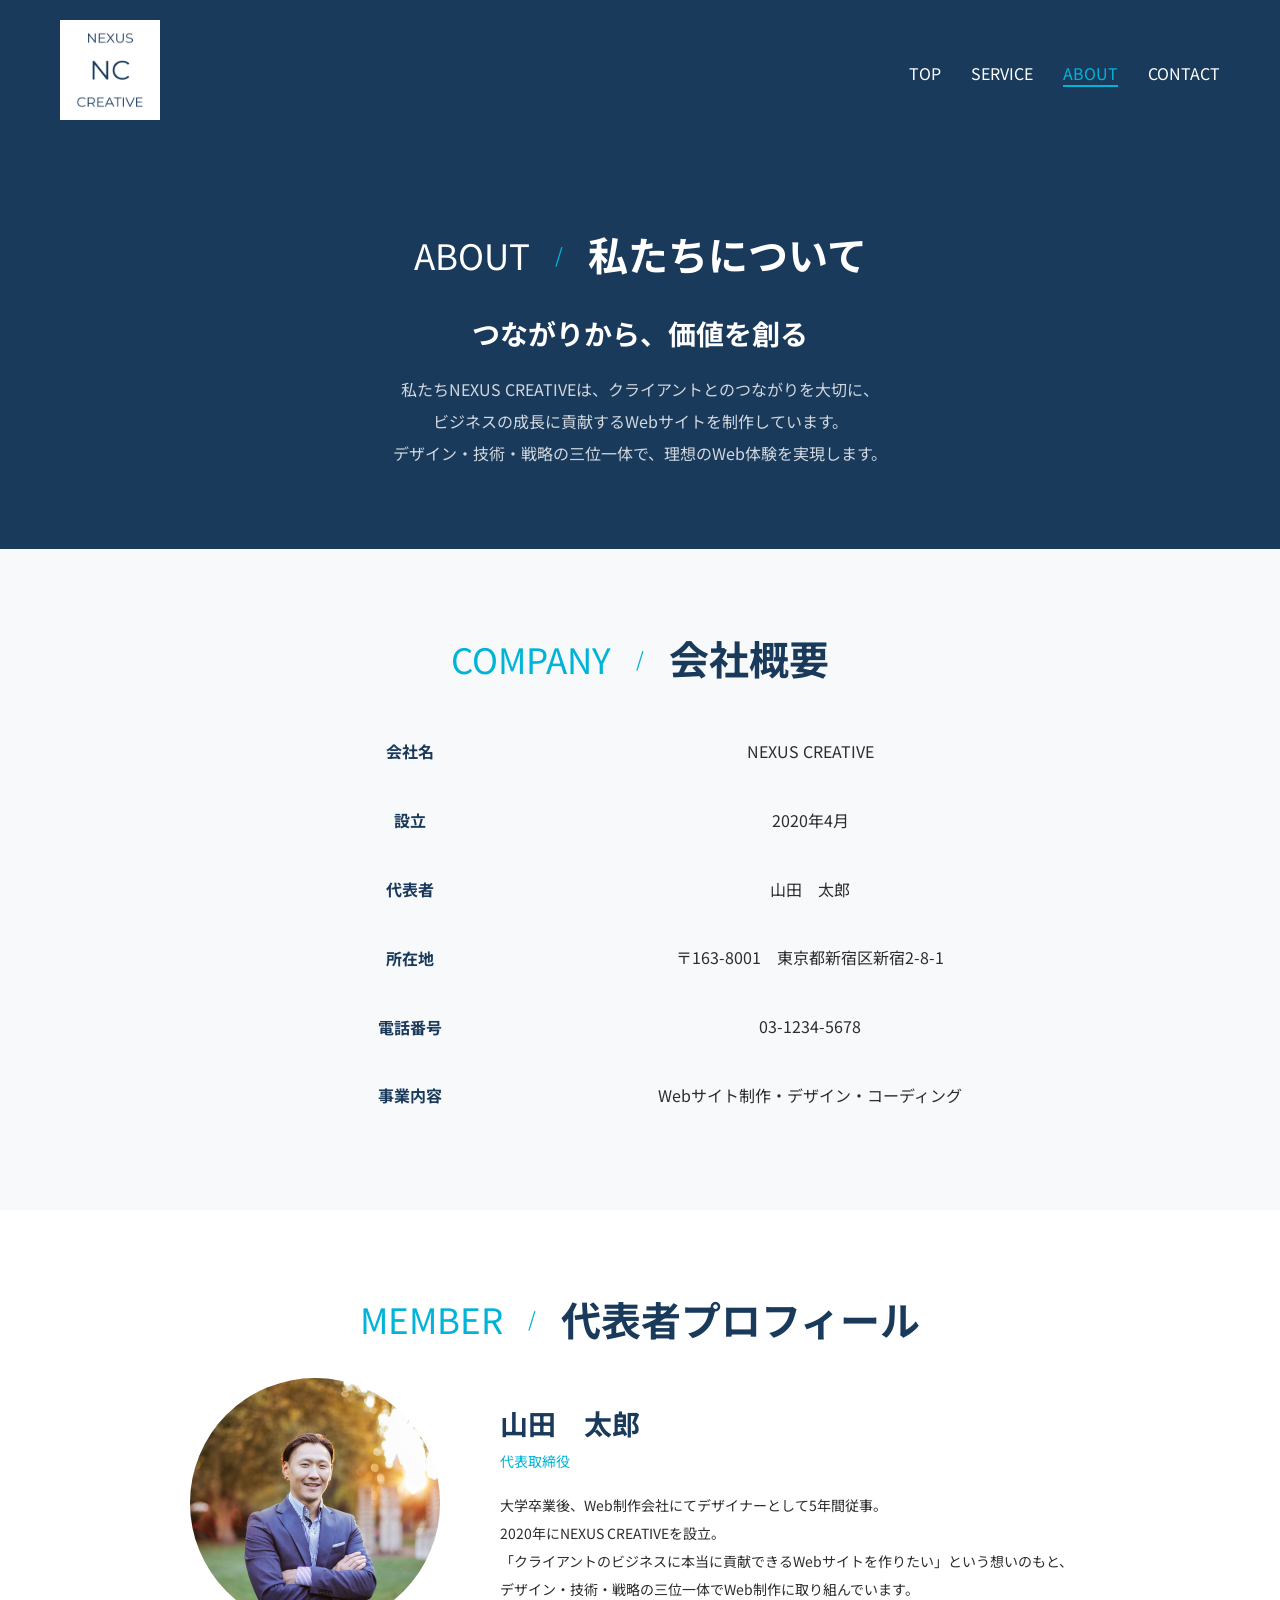
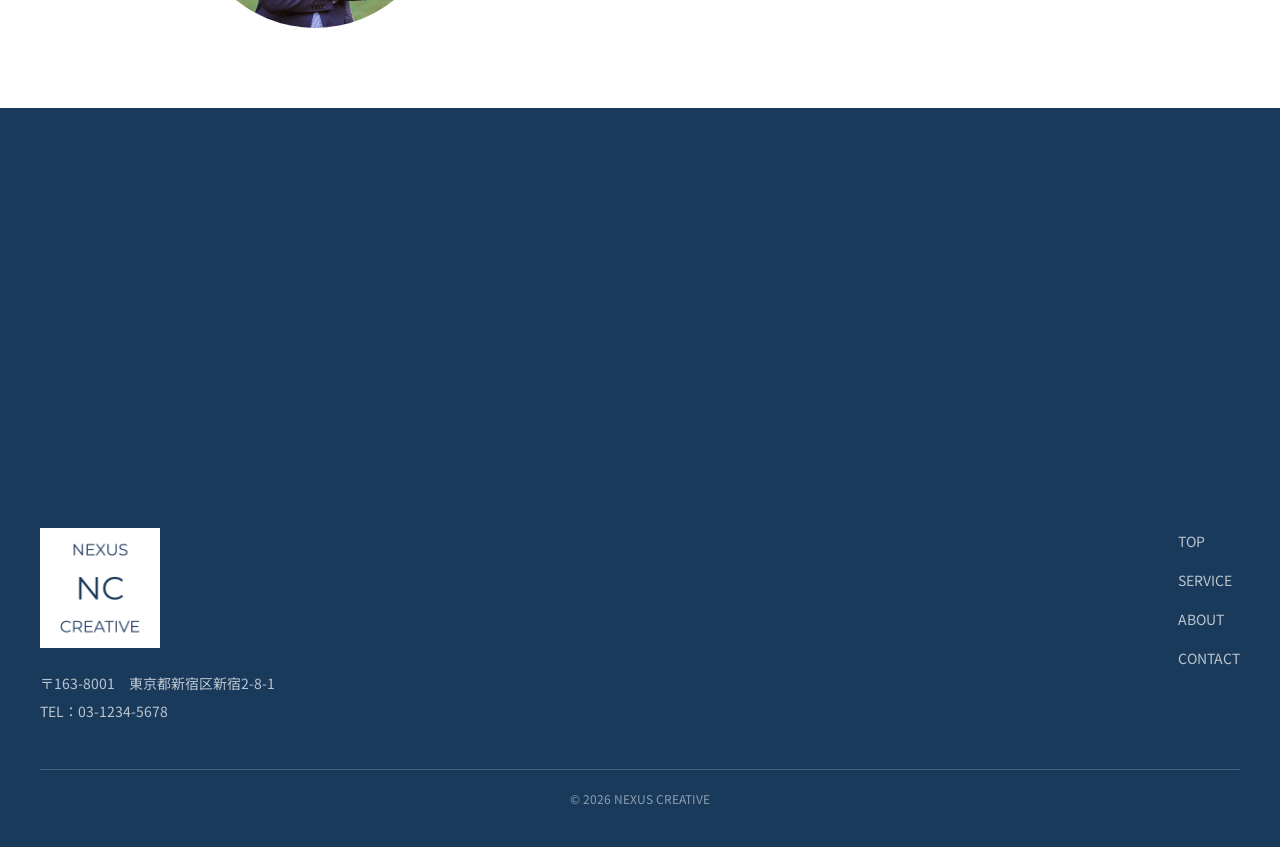
<file: about.html>
<!DOCTYPE html>
<html lang="ja">
  <head>
    <meta charset="utf-8" />
    <meta name="viewport" content="width=device-width, initial-scale=1.0" />
    <title>ABOUT | NEXUS CREATIVE</title>
    <link rel="preconnect" href="https://fonts.googleapis.com" />
    <link rel="preconnect" href="https://fonts.gstatic.com" crossorigin />
    <link
      href="https://fonts.googleapis.com/css2?family=Noto+Sans+JP:wght@100..900&family=Noto+Serif+JP:wght@200..900&display=swap"
      rel="stylesheet"
    />
    <link rel="stylesheet" href="css/style.css" />
    <link rel="stylesheet" href="css/about.css" />
  </head>

  <body>
    <header>
      <div class="header__logo">
        <a href="#"><img src="images/logo.png" alt="ロゴ画像" /></a>
      </div>
      <div class="header__nav">
        <ul class="nav__links">
          <li><a href="index.html">TOP</a></li>
          <li><a href="service.html">SERVICE</a></li>
          <li><a href="about.html" class="nav__active">ABOUT</a></li>
          <li><a href="contact.html">CONTACT</a></li>
        </ul>
      </div>
      <button class="hamburger">
        <span></span>
        <span></span>
        <span></span>
      </button>
    </header>
    <main>
      <section class="about__hero">
        <div class="section__header animate">
          <p class="section__en">ABOUT</p>
          <p class="section__slash">/</p>
          <h1 class="section__ja">私たちについて</h1>
        </div>
        <p class="about__hero-lead animate">つながりから、価値を創る</p>
        <p class="about__hero-text animate">
          私たちNEXUS CREATIVEは、<br
            class="br"
          />クライアントとのつながりを大切に、<br />
          ビジネスの成長に貢献するWebサイトを<br
            class="br"
          />制作しています。<br />
          デザイン・技術・戦略の三位一体で、<br
            class="br"
          />理想のWeb体験を実現します。
        </p>
      </section>
      <section class="company">
        <div class="section__header animate">
          <p class="section__en">COMPANY</p>
          <p class="section__slash">/</p>
          <h2 class="section__ja">会社概要</h2>
        </div>
        <table class="company__table animate">
          <tr>
            <th>会社名</th>
            <td>NEXUS CREATIVE</td>
          </tr>
          <tr>
            <th>設立</th>
            <td>2020年4月</td>
          </tr>
          <tr>
            <th>代表者</th>
            <td>山田　太郎</td>
          </tr>
          <tr>
            <th>所在地</th>
            <td>〒163-8001　東京都新宿区新宿2-8-1</td>
          </tr>
          <tr>
            <th>電話番号</th>
            <td>03-1234-5678</td>
          </tr>
          <tr>
            <th>事業内容</th>
            <td>Webサイト制作・デザイン・コーディング</td>
          </tr>
        </table>
      </section>
      <section class="member">
        <div class="section__header animate">
          <p class="section__en">MEMBER</p>
          <p class="section__slash">/</p>
          <h2 class="section__ja">代表者プロフィール</h2>
        </div>
        <div class="member__content animate">
          <div class="member__img-wrap">
            <img src="images/member.jpg" alt="代表者写真" />
          </div>
          <div class="member__info">
            <p class="member__name">山田　太郎</p>
            <p class="member__role">代表取締役</p>
            <p class="member__text">
              大学卒業後、Web制作会社にてデザイナーとして5年間従事。<br />
              2020年にNEXUS CREATIVEを設立。<br />
              「クライアントのビジネスに本当に貢献できる<br
                class="br"
              />Webサイトを作りたい」という想いのもと、<br />
              デザイン・技術・戦略の三位一体でWeb制作に<br
                class="br"
              />取り組んでいます。
            </p>
          </div>
        </div>
      </section>
      <section class="cta">
        <div class="section__header animate">
          <p class="section__en">CONTACT</p>
          <p class="section__slash">/</p>
          <h2 class="section__ja">お問い合わせ</h2>
        </div>
        <p class="cta__text animate">まずはお気軽にご相談ください。</p>
        <a href="contact.html" class="cta__btn animate">お問い合わせはこちら</a>
      </section>
    </main>
    <footer>
      <div class="footer__content">
        <div class="footer__info">
          <div class="footer__logo">
            <a href="#"><img src="images/logo.png" alt="ロゴ画像" /></a>
          </div>
          <p class="footer__address">〒163-8001　東京都新宿区新宿2-8-1</p>
          <p class="footer__tel">TEL：03-1234-5678</p>
        </div>
        <div class="footer__nav">
          <ul class="nav__links">
            <li><a href="index.html">TOP</a></li>
            <li><a href="service.html">SERVICE</a></li>
            <li><a href="about.html">ABOUT</a></li>
            <li><a href="contact.html">CONTACT</a></li>
          </ul>
        </div>
      </div>
      <p class="footer__copyright">&copy; 2026 NEXUS CREATIVE</p>
    </footer>
    <script src="js/main.js"></script>
  </body>
</html>
</file>
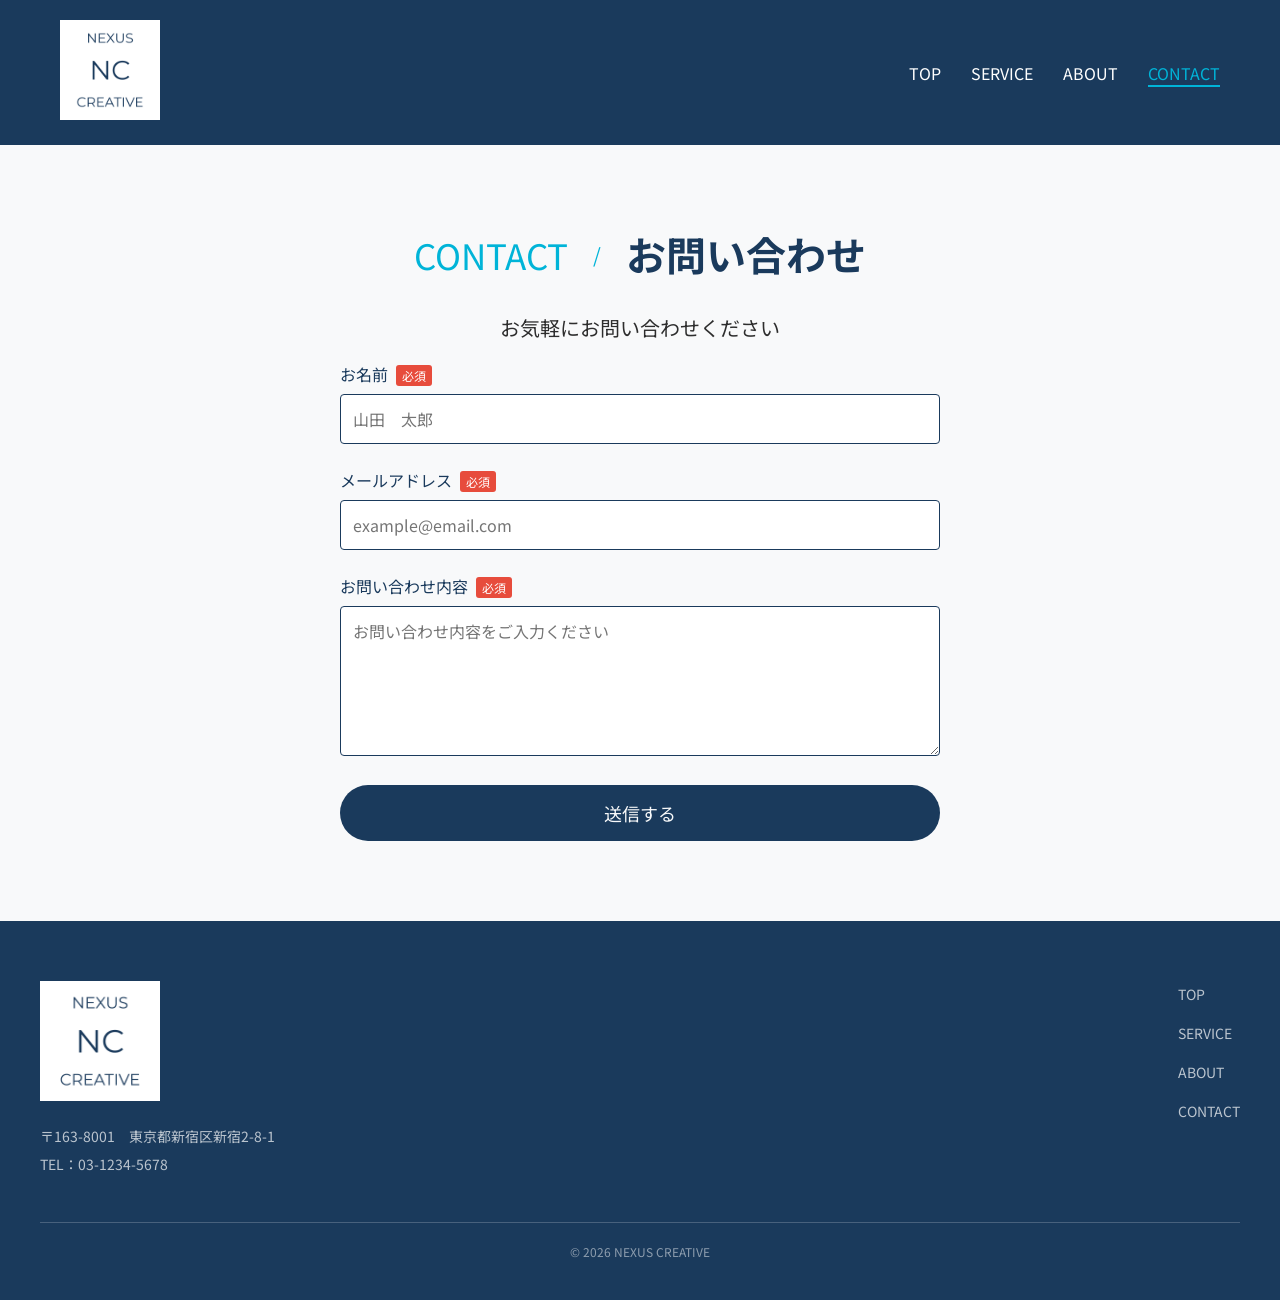
<file: contact.html>
<!DOCTYPE html>
<html lang="ja">
  <head>
    <meta charset="utf-8" />
    <meta name="viewport" content="width=device-width, initial-scale=1.0" />
    <title>CONTACT | NEXUS CREATIVE</title>
    <link rel="preconnect" href="https://fonts.googleapis.com" />
    <link rel="preconnect" href="https://fonts.gstatic.com" crossorigin />
    <link
      href="https://fonts.googleapis.com/css2?family=Noto+Sans+JP:wght@100..900&family=Noto+Serif+JP:wght@200..900&display=swap"
      rel="stylesheet"
    />
    <link rel="stylesheet" href="css/style.css" />
  </head>

  <body>
    <header>
      <div class="header__logo">
        <a href="#"><img src="images/logo.png" alt="ロゴ画像" /></a>
      </div>
      <div class="header__nav">
        <ul class="nav__links">
          <li><a href="index.html">TOP</a></li>
          <li><a href="service.html">SERVICE</a></li>
          <li><a href="about.html">ABOUT</a></li>
          <li><a href="contact.html" class="nav__active">CONTACT</a></li>
        </ul>
      </div>
      <button class="hamburger">
        <span></span>
        <span></span>
        <span></span>
      </button>
    </header>
    <main>
      <section class="contact">
        <div class="section__header animate">
          <p class="section__en">CONTACT</p>
          <p class="section__slash">/</p>
          <h1 class="section__ja">お問い合わせ</h1>
        </div>
        <p class="contact__text">お気軽にお問い合わせください</p>
        <form
          class="contact__form"
          id="contactForm"
          action="contact.php"
          method="POST"
          novalidate
        >
          <div class="contact__item">
            <label class="contact__label"
              >お名前<span class="required">必須</span></label
            >
            <input type="text" name="name" placeholder="山田　太郎" />
            <p class="error__message" id="nameError"></p>
          </div>
          <div class="contact__item">
            <label class="contact__label"
              >メールアドレス<span class="required">必須</span></label
            >
            <input type="email" name="email" placeholder="example@email.com" />
            <p class="error__message" id="emailError"></p>
          </div>
          <div class="contact__item">
            <label class="contact__label"
              >お問い合わせ内容<span class="required">必須</span></label
            >
            <textarea
              name="message"
              placeholder="お問い合わせ内容をご入力ください"
            ></textarea>
            <p class="error__message" id="messageError"></p>
          </div>
          <button type="submit" class="contact__btn">送信する</button>
        </form>
      </section>
    </main>
    <footer>
      <div class="footer__content">
        <div class="footer__info">
          <div class="footer__logo">
            <a href="#"><img src="images/logo.png" alt="ロゴ画像" /></a>
          </div>
          <p class="footer__address">〒163-8001　東京都新宿区新宿2-8-1</p>
          <p class="footer__tel">TEL：03-1234-5678</p>
        </div>
        <div class="footer__nav">
          <ul class="nav__links">
            <li><a href="index.html">TOP</a></li>
            <li><a href="service.html">SERVICE</a></li>
            <li><a href="about.html">ABOUT</a></li>
            <li><a href="contact.html">CONTACT</a></li>
          </ul>
        </div>
      </div>
      <p class="footer__copyright">&copy; 2026 NEXUS CREATIVE</p>
    </footer>
    <script src="js/main.js"></script>
  </body>
</html>
</file>
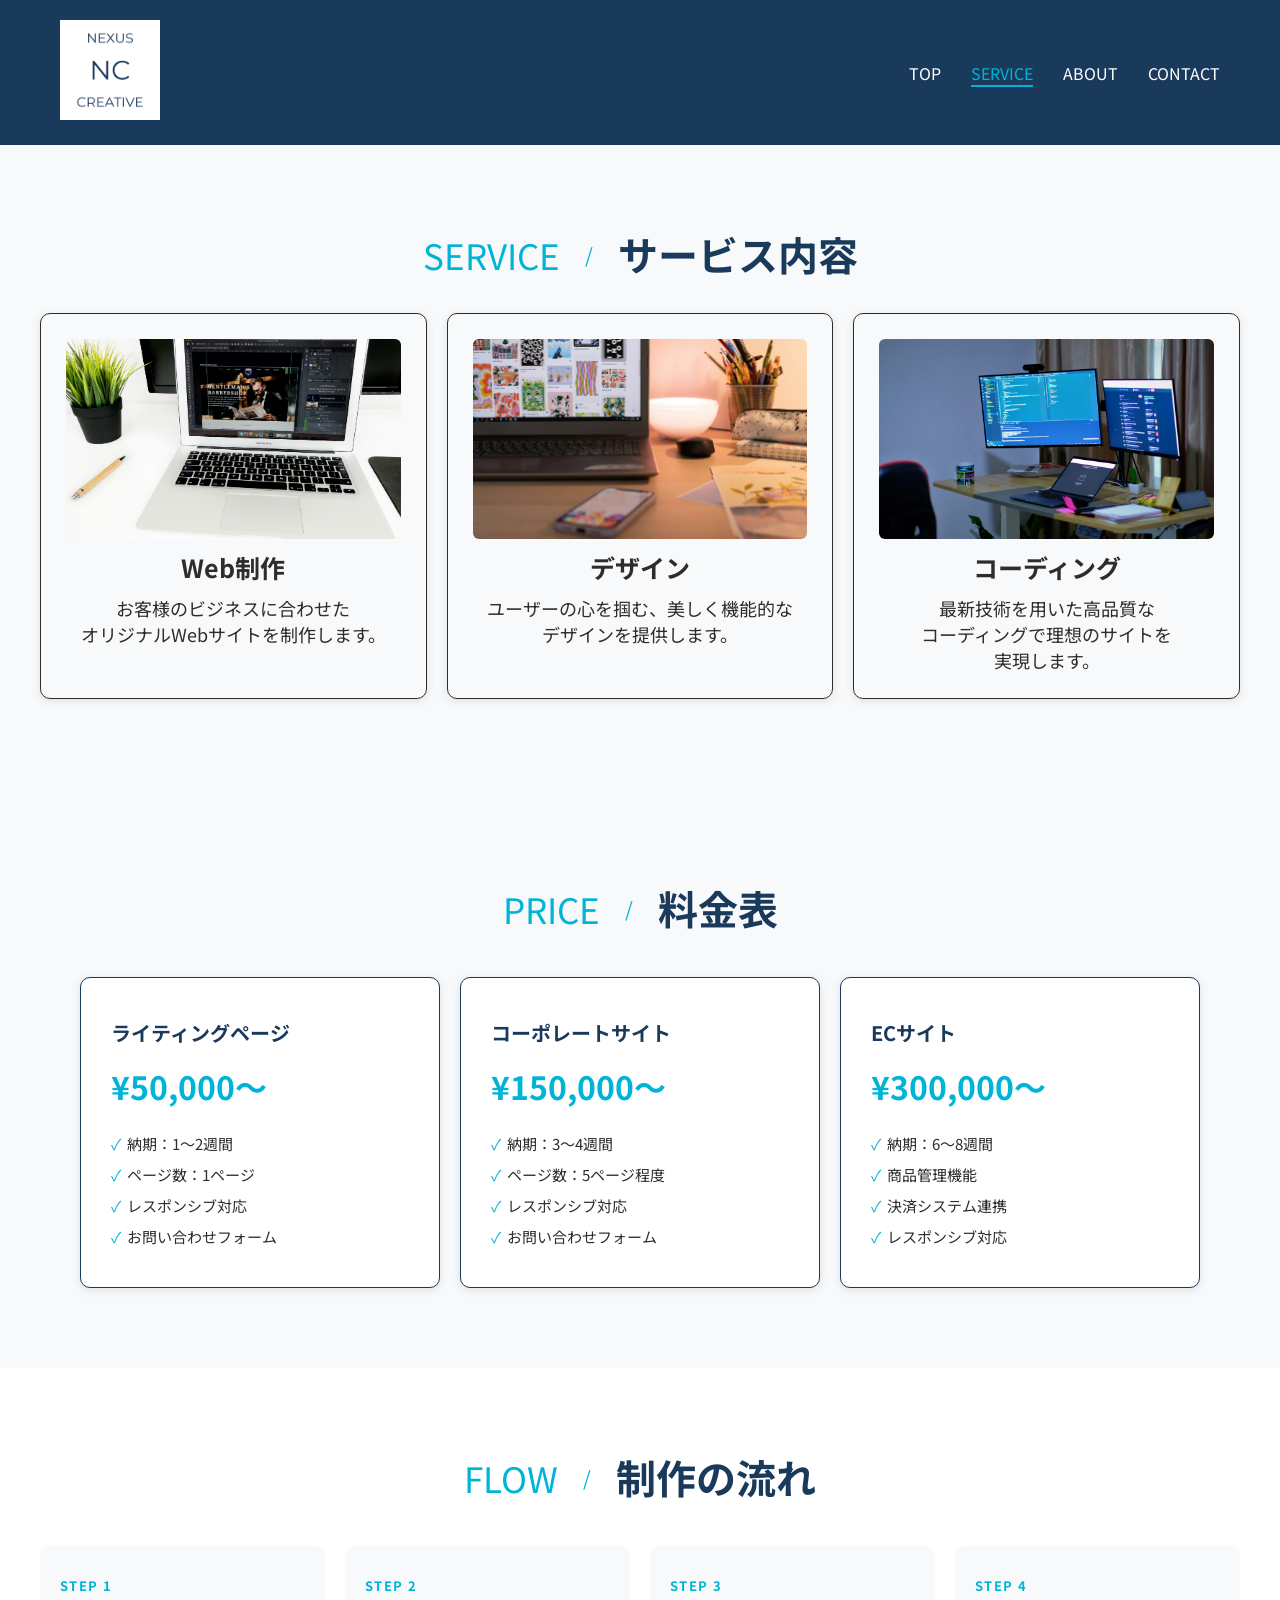
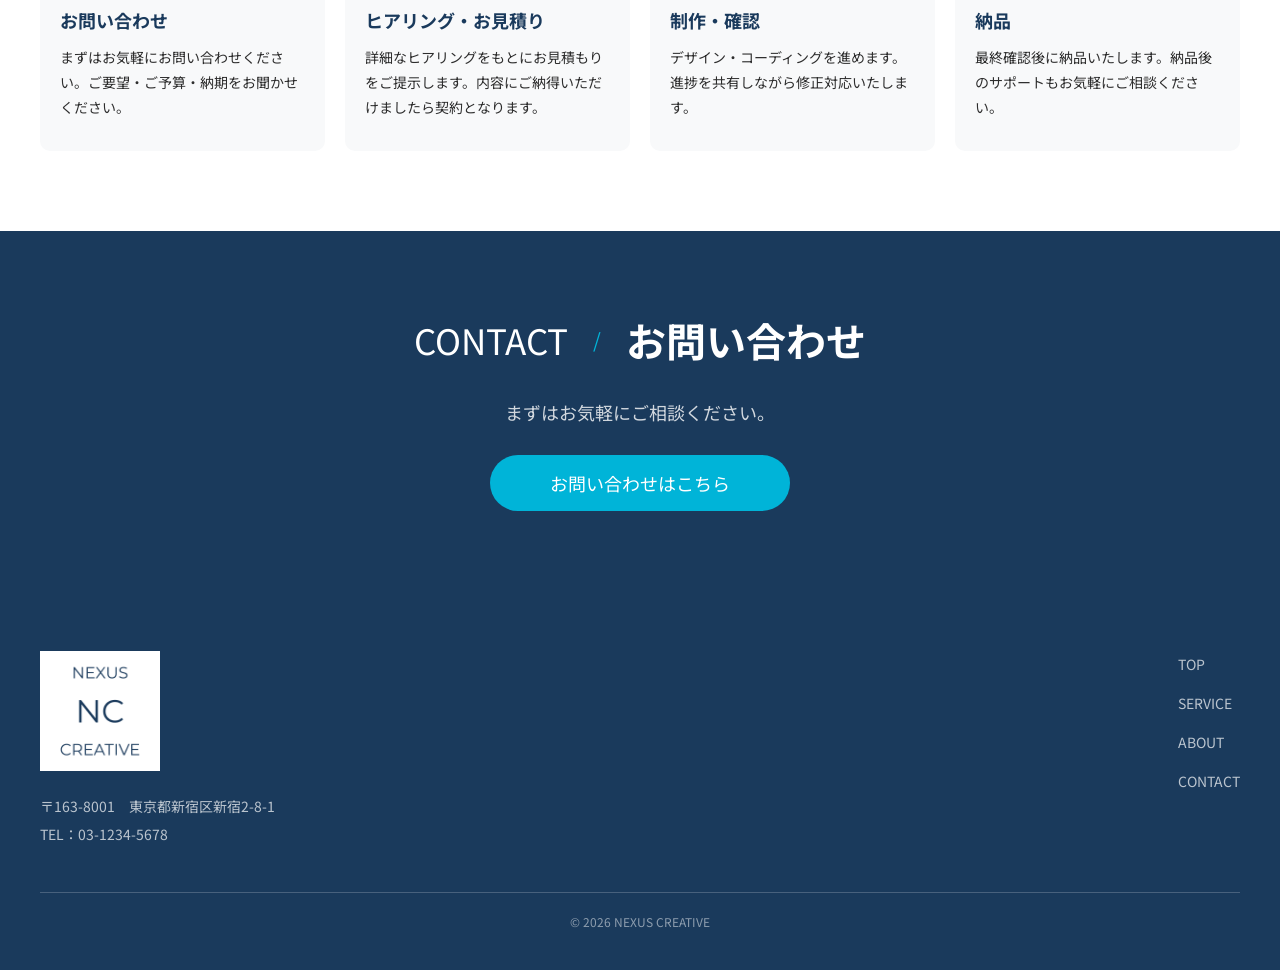
<file: service.html>
<!DOCTYPE html>
<html lang="ja">
  <head>
    <meta charset="utf-8" />
    <meta name="viewport" content="width=device-width, initial-scale=1.0" />
    <title>SERVICE | NEXUS CREATIVE</title>
    <link rel="preconnect" href="https://fonts.googleapis.com" />
    <link rel="preconnect" href="https://fonts.gstatic.com" crossorigin />
    <link
      href="https://fonts.googleapis.com/css2?family=Noto+Sans+JP:wght@100..900&family=Noto+Serif+JP:wght@200..900&display=swap"
      rel="stylesheet"
    />
    <link rel="stylesheet" href="css/style.css" />
    <link rel="stylesheet" href="css/service.css" />
  </head>

  <body>
    <header>
      <div class="header__logo">
        <a href="#"><img src="images/logo.png" alt="ロゴ画像" /></a>
      </div>
      <div class="header__nav">
        <ul class="nav__links">
          <li><a href="index.html">TOP</a></li>
          <li><a href="service.html" class="nav__active">SERVICE</a></li>
          <li><a href="about.html">ABOUT</a></li>
          <li><a href="contact.html">CONTACT</a></li>
        </ul>
      </div>
      <button class="hamburger">
        <span></span>
        <span></span>
        <span></span>
      </button>
    </header>
    <main>
      <section class="service">
        <div class="section__header animate">
          <p class="section__en">SERVICE</p>
          <p class="section__slash">/</p>
          <h1 class="section__ja">サービス内容</h1>
        </div>
        <div class="service__list">
          <div class="service__item animate" style="transition-delay: 0s">
            <div class="service__img-wrap">
              <img src="images/service1.jpg" alt="サービス画像1" />
            </div>
            <h3 class="service__title">Web制作</h3>
            <p class="service__text">
              お客様のビジネスに合わせた<br />オリジナルWebサイトを制作します。
            </p>
          </div>
          <div class="service__item animate" style="transition-delay: 0.15s">
            <div class="service__img-wrap">
              <img src="images/service2.jpg" alt="サービス画像2" />
            </div>
            <h3 class="service__title">デザイン</h3>
            <p class="service__text">
              ユーザーの心を掴む、美しく機能的な<br />デザインを提供します。
            </p>
          </div>
          <div class="service__item animate" style="transition-delay: 0.3s">
            <div class="service__img-wrap">
              <img src="images/service3.jpg" alt="サービス画像3" />
            </div>
            <h3 class="service__title">コーディング</h3>
            <p class="service__text">
              最新技術を用いた高品質な<br />コーディングで理想のサイトを<br />実現します。
            </p>
          </div>
        </div>
      </section>
      <section class="price">
        <div class="section__header animate">
          <p class="section__en">PRICE</p>
          <p class="section__slash">/</p>
          <h2 class="section__ja">料金表</h2>
        </div>
        <div class="price__list">
          <div class="price__item animate">
            <h3 class="price__title">ライティングページ</h3>
            <p class="price__amount">¥50,000〜</p>
            <ul class="price__detail">
              <li>納期：1〜2週間</li>
              <li>ページ数：1ページ</li>
              <li>レスポンシブ対応</li>
              <li>お問い合わせフォーム</li>
            </ul>
          </div>
          <div class="price__item animate">
            <h3 class="price__title">コーポレートサイト</h3>
            <p class="price__amount">¥150,000〜</p>
            <ul class="price__detail">
              <li>納期：3〜4週間</li>
              <li>ページ数：5ページ程度</li>
              <li>レスポンシブ対応</li>
              <li>お問い合わせフォーム</li>
            </ul>
          </div>
          <div class="price__item animate">
            <h3 class="price__title">ECサイト</h3>
            <p class="price__amount">¥300,000〜</p>
            <ul class="price__detail">
              <li>納期：6〜8週間</li>
              <li>商品管理機能</li>
              <li>決済システム連携</li>
              <li>レスポンシブ対応</li>
            </ul>
          </div>
        </div>
      </section>
      <section class="flow">
        <div class="section__header animate">
          <p class="section__en">FLOW</p>
          <p class="section__slash">/</p>
          <h2 class="section__ja">制作の流れ</h2>
        </div>
        <div class="flow__list">
          <div class="flow__item animate">
            <p class="flow__step">STEP 1</p>
            <h3 class="flow__title">お問い合わせ</h3>
            <p class="flow__text">
              まずはお気軽にお問い合わせください。ご要望・ご予算・納期をお聞かせください。
            </p>
          </div>
          <div class="flow__item animate">
            <p class="flow__step">STEP 2</p>
            <h3 class="flow__title">ヒアリング・お見積り</h3>
            <p class="flow__text">
              詳細なヒアリングをもとにお見積もりをご提示します。内容にご納得いただけましたら契約となります。
            </p>
          </div>
          <div class="flow__item animate">
            <p class="flow__step">STEP 3</p>
            <h3 class="flow__title">制作・確認</h3>
            <p class="flow__text">
              デザイン・コーディングを進めます。進捗を共有しながら修正対応いたします。
            </p>
          </div>
          <div class="flow__item animate">
            <p class="flow__step">STEP 4</p>
            <h3 class="flow__title">納品</h3>
            <p class="flow__text">
              最終確認後に納品いたします。納品後のサポートもお気軽にご相談ください。
            </p>
          </div>
        </div>
      </section>
      <section class="cta">
        <div class="section__header animate">
          <p class="section__en">CONTACT</p>
          <p class="section__slash">/</p>
          <h2 class="section__ja">お問い合わせ</h2>
        </div>
        <p class="cta__text animate">まずはお気軽にご相談ください。</p>
        <a href="contact.html" class="cta__btn animate">お問い合わせはこちら</a>
      </section>
    </main>
    <footer>
      <div class="footer__content">
        <div class="footer__info">
          <div class="footer__logo">
            <a href="#"><img src="images/logo.png" alt="ロゴ画像" /></a>
          </div>
          <p class="footer__address">〒163-8001　東京都新宿区新宿2-8-1</p>
          <p class="footer__tel">TEL：03-1234-5678</p>
        </div>
        <div class="footer__nav">
          <ul class="nav__links">
            <li><a href="index.html">TOP</a></li>
            <li><a href="service.html">SERVICE</a></li>
            <li><a href="about.html">ABOUT</a></li>
            <li><a href="contact.html">CONTACT</a></li>
          </ul>
        </div>
      </div>
      <p class="footer__copyright">&copy; 2026 NEXUS CREATIVE</p>
    </footer>
    <script src="js/main.js"></script>
  </body>
</html>
</file>
<file: css/style.css>
* {
  margin: 0;
  padding: 0;
  box-sizing: border-box;
}

:root {
  --main-color: #1a3a5c;
  --accent-color: #00b4d8;
  --text-color: #2d2d2d;
  --bg-color: #ffffff;
  --sb-bg: #f8f9fa;
}

body {
  background-color: var(--bg-color);
  font-family: Noto Sans JP, serif;
  color: var(--text-color);
}

header {
  background-color: var(--main-color);
  display: flex;
  justify-content: space-between;
  align-items: center;
  padding: 20px 60px;
  position: sticky;
  top: 0;
  z-index: 100;
}

.header__logo img {
  width: 100px;
}

.header__nav ul {
  list-style: none;
  display: flex;
  gap: 30px;
}

.nav__links a {
  text-decoration: none;
  color: #ffffff;
}

.nav__active {
  color: var(--accent-color) !important;
  border-bottom: 2px solid var(--accent-color);
}

.hamburger {
  display: none;
  flex-direction: column;
  gap: 6px;
  background: none;
  cursor: pointer;
  padding: 5px;
  z-index: 100;
}

.hamburger span {
  display: block;
  width: 25px;
  height: 2px;
  background-color: var(--bg-color);
}

.hero {
  position: relative;
  height: 100vh;
  overflow: hidden;
}

.hero__swiper {
  width: 100%;
  height: 100%;
}

.swiper-slide {
  width: 100%;
  height: 100%;
}

.swiper-slide img {
  width: 100%;
  height: 100%;
  object-fit: cover;
  object-position: center;
}

.swiper-button-prev,
.swiper-button-next {
  color: #ffffff !important;
  z-index: 10;
  width: 44px !important;
  height: 44px !important;
}

.swiper-button-prev::after,
.swiper-button-next::after {
  font-size: 24px !important;
  color: #ffffff;
}

.hero__content {
  position: absolute;
  bottom: 60px;
  left: 60px;
  z-index: 10;
  color: #ffffff;
}

.hero__catchphrase {
  font-size: 40px;
  text-shadow: 1px 1px 3px rgba(0, 0, 0, 0.5);
  margin-bottom: 20px;
}

.hero__btn {
  display: inline-block;
  background-color: var(--accent-color);
  color: #ffffff;
  text-decoration: none;
  padding: 15px 40px;
  border-radius: 30px;
  font-size: 18px;
}

.service {
  background-color: var(--sb-bg);
  padding: 80px 40px;
  text-align: center;
}

.section__header {
  display: flex;
  justify-content: center;
  gap: 15px;
  align-items: center;
  margin-bottom: 30px;
}

.section__slash {
  font-size: 20px;
  color: var(--accent-color);
  margin: 0 10px;
}

.section__en {
  font-size: 35px;
  color: var(--accent-color);
}

.section__ja {
  font-size: 40px;
  color: var(--main-color);
}

.service__list {
  display: flex;
  gap: 20px;
  justify-content: center;
}

.service__item {
  text-align: left;
  display: flex;
  flex-direction: column;
  border: 1px solid #2d2d2d;
  border-radius: 10px;
  padding: 25px;
  width: 33%;
  margin: 0 auto 20px;
  box-shadow: 0 2px 10px rgba(0, 0, 0, 0.1);
}

.service__title {
  text-align: center;
  font-size: 25px;
  margin-top: 10px;
}

.service__text {
  text-align: center;
  font-size: 18px;
  margin-top: 10px;
}

.service__item:hover {
  transform: translateY(-5px);
  transition: transform 0.3s ease;
}

.service__img-wrap {
  width: 100%;
  height: 200px;
  overflow: hidden;
  border-radius: 6px;
}

.service__img-wrap img {
  width: 100%;
  height: 100%;
  object-fit: cover;
}

.achievements {
  background-color: var(--bg-color);
  padding: 80px 40px;
  text-align: center;
}

.tab__buttons {
  display: flex;
  justify-content: center;
  gap: 10px;
}

.tab__btn {
  padding: 10px 30px;
  border: 2px solid var(--main-color);
  background-color: transparent;
  color: var(--main-color);
  cursor: pointer;
  border-radius: 30px;
}

.tab__btn.active {
  background-color: var(--main-color);
  color: #ffffff;
}

.tab__content {
  display: none;
}

.tab__content.active {
  display: block;
}

.achievements__list {
  display: flex;
  flex-wrap: wrap;
  gap: 30px;
  justify-content: center;
  margin-top: 40px;
}

.achievements__item {
  width: calc(33% - 20px);
  background-color: #ffffff;
  border-radius: 10px;
  box-shadow: 0 2px 10px rgba(0, 0, 0, 0.1);
  overflow: hidden;
}

.achievements__item img {
  width: 100%;
  height: 200px;
  object-fit: cover;
}

.achievements__item h3 {
  font-size: 18px;
  padding: 15px 20px 10px;
  color: var(--main-color);
}

.achievements__item p {
  font-size: 14px;
  padding: 0 20px 20px;
  line-height: 1.8;
}

.faq__item {
  text-align: left;
  display: flex;
  flex-direction: column;
  border: 1px solid var(--main-color);
  border-radius: 10px;
  padding: 30px;
  max-width: 800px;
  margin: 0 auto 20px;
}

.faq__question {
  font-size: 20px;
  color: var(--main-color);
  cursor: pointer;
}

.faq__answer {
  font-size: 15px;
  color: var(--accent-color);
  margin-top: 15px;
  line-height: 1.8;
  display: none;
}

.faq__answer.active {
  display: block;
}

.contact {
  background-color: var(--sb-bg);
  padding: 80px 40px;
  text-align: center;
}

.contact__text {
  font-size: 20px;
  margin-bottom: 20px;
}

.contact__form {
  max-width: 600px;
  margin: 0 auto;
  text-align: left;
}

.contact__label {
  display: block;
  font-size: 16px;
  margin-bottom: 8px;
  color: #1a3a5c;
}

.contact input,
.contact textarea {
  width: 100%;
  padding: 12px;
  margin-bottom: 24px;
  border: 1px solid var(--main-color);
  border-radius: 4px;
  background-color: #ffffff;
  font-family: "Noto Sans JP", serif;
  font-size: 16px;
}

.contact textarea {
  height: 150px;
  resize: vertical;
}

.contact button {
  display: block;
  width: 100%;
  padding: 15px;
  background-color: var(--main-color);
  color: #f8f9fa;
  border: none;
  border-radius: 30px;
  font-size: 18px;
  font-family: "Noto Sans JP", serif;
  cursor: pointer;
}

.error__message {
  color: #e74c3c;
  font-size: 14px;
  margin-top: 5px;
  display: none;
}

.required {
  font-size: 12px;
  margin-left: 8px;
  background-color: #e74c3c;
  color: #ffffff;
  padding: 2px 6px;
  border-radius: 3px;
}

footer {
  padding: 60px 40px 20px;
  background-color: var(--main-color);
  color: #ffffff;
}

.footer__content {
  display: flex;
  justify-content: space-between;
  align-items: flex-start;
  margin-bottom: 40px;
}

.footer__logo img {
  width: 120px;
  margin-bottom: 20px;
}

.footer__address,
.footer__tel {
  font-size: 14px;
  color: rgba(255, 255, 255, 0.7);
  margin-bottom: 8px;
}

.footer__nav ul {
  list-style: none;
  display: flex;
  flex-direction: column;
  gap: 15px;
}

.footer__nav a {
  text-decoration: none;
  color: rgba(255, 255, 255, 0.7);
  font-size: 14px;
}

.footer__nav a:hover {
  color: #ffffff;
}

.footer__copyright {
  text-align: center;
  font-size: 12px;
  color: rgba(255, 255, 255, 0.5);
  border-top: 1px solid rgba(255, 255, 255, 0.2);
  padding: 20px;
}

.animate {
  opacity: 0;
  transform: translateY(30px);
  transition: opacity 0.6s ease, transform 0.6s ease;
}

.animate.visible {
  opacity: 1;
  transform: translateY(0);
}

.cta {
  background-color: var(--main-color);
  padding: 80px 40px;
  text-align: center;
}

.cta .section__en,
.cta .section__ja {
  color: #ffffff;
}

.cta__text {
  font-size: 18px;
  color: rgba(255, 255, 255, 0.8);
  margin-bottom: 30px;
}

.cta__btn {
  display: inline-block;
  background-color: var(--accent-color);
  color: #ffffff;
  text-decoration: none;
  padding: 15px 60px;
  border-radius: 30px;
  font-size: 18px;
}

.cta__btn:hover {
  opacity: 0.8;
  transition: opaity 0.3s ease;
}

@media (max-width: 768px) {
  header {
    padding: 15px 20px;
  }

  .header__nav {
    display: none;
    position: fixed;
    top: 0;
    left: 0;
    width: 100%;
    height: 100vh;
    background-color: var(--main-color);
    flex-direction: column;
    justify-content: center;
    align-items: center;
    z-index: 99;
  }

  .header__nav.active {
    display: flex;
  }

  .header__nav ul {
    flex-direction: column;
    gap: 40px;
    text-align: center;
  }

  .header__nav a {
    font-size: 20px;
  }

  .hamburger {
    display: flex;
  }

  .hero__catchphrase {
    font-size: 24px;
  }

  .hero__content {
    bottom: 40px;
    left: 20px;
  }

  .section__en {
    font-size: 17px;
  }

  .section__ja {
    font-size: 22px;
  }

  .service {
    padding: 60px 20px;
  }

  .service__list {
    flex-direction: column;
  }

  .service__item {
    width: 100%;
  }

  .achievements {
    padding: 60px 20px;
  }

  .achievements__item {
    width: 100%;
  }

  .tab__btn {
    font-size: 12px;
  }

  .faq {
    padding: 60px 20px;
  }

  .faq__question {
    font-size: 17px;
  }

  .contact {
    padding: 60px 20px;
  }

  .footer__content {
    flex-direction: column;
    gap: 30px;
  }
}
</file>
<file: css/about.css>
:root {
  --main-color: #1a3a5c;
  --accent-color: #00b4d8;
  --text-color: #2d2d2d;
  --bg-color: #ffffff;
  --sb-bg: #f8f9fa;
}

.about__hero {
  background-color: var(--main-color);
  padding: 80px 40px;
  text-align: center;
}

.about__hero .section__en,
.about__hero .section__ja {
  color: #ffffff;
}

.about__hero-lead {
  font-size: 28px;
  font-weight: 700;
  color: #ffffff;
  margin-bottom: 20px;
}

.about__hero-text {
  font-size: 16px;
  color: rgba(255, 255, 255, 0.8);
  line-height: 2;
}

.company {
  background-color: var(--sb-bg);
  padding: 80px 40px;
  text-align: center;
}

.company__table {
  max-width: 800px;
  margin: 0 250px;
  width: 100%;
  border-collapse: collapse;
}

.company__table th {
  width: 30%;
  padding: 20px;
  text-align: center;
  color: var(--main-color);
  font-weight: 700;
  font-size: 16px;
}

.company__table td {
  padding: 20px;
  font-size: 16px;
  line-height: 1.8;
}

.member {
  background-color: var(--bg-color);
  padding: 80px 40px;
  text-align: center;
}

.member__content {
  display: flex;
  gap: 60px;
  align-items: center;
  max-width: 900px;
  margin: 0 auto;
}

.member__img-wrap {
  width: 250px;
  height: 250px;
  border-radius: 50%;
  overflow: hidden;
  flex-shrink: 0;
}

.member__img-wrap img {
  width: 100%;
  height: 100%;
  object-fit: cover;
}

.member__info {
  text-align: left;
}

.member__name {
  font-size: 28px;
  font-weight: 700;
  color: var(--main-color);
  margin-bottom: 8px;
}

.member__role {
  font-size: 14px;
  color: var(--accent-color);
  margin-bottom: 20px;
}

.member__text {
  font-size: 14px;
  line-height: 2;
}

.br {
  display: none;
}

@media (max-width: 768px) {
  .about__hero {
    padding: 60px 20px;
  }

  .about__hero-lead {
    font-size: 22px;
  }

  .company {
    padding: 60px 20px;
  }

  .company__table {
    margin: 0 auto;
  }

  .company__table th,
  .company__table td {
    padding: 12px;
    font-size: 12px;
  }

  .member {
    padding: 60px 20px;
  }

  .member__content {
    flex-direction: column;
  }

  .member__img-wrap {
    width: 200px;
    height: 200px;
  }

  .member__info {
    text-align: center;
  }

  .member__text {
    font-size: 13px;
  }

  .br {
    display: block;
  }
}
</file>
<file: css/service.css>
:root {
  --main-color: #1a3a5c;
  --accent-color: #00b4d8;
  --text-color: #2d2d2d;
  --bg-color: #ffffff;
  --sb-bg: #f8f9fa;
}

.price {
  background-color: var(--sb-bg);
  padding: 80px 40px;
  text-align: center;
}

.price__list {
  display: flex;
  gap: 20px;
  justify-content: center;
  margin-top: 40px;
}

.price__item {
  background-color: var(--bg-color);
  border: 1px solid var(--main-color);
  border-radius: 10px;
  padding: 40px 30px;
  width: 30%;
  text-align: left;
  box-shadow: 0 2px 10px rgba(0, 0, 0, 0.1);
}

.price__item:hover {
  transform: translateY(-5px);
  transition: transform 0.3s ease;
}

.price__title {
  font-size: 20px;
  color: var(--main-color);
  margin-bottom: 16px;
}

.price__amount {
  font-size: 32px;
  font-weight: 700;
  color: var(--accent-color);
  margin-bottom: 24px;
}

.price__detail {
  list-style: none;
  display: flex;
  flex-direction: column;
  gap: 10px;
}

.price__detail li {
  font-size: 15px;
  padding-left: 16px;
  position: relative;
}

.price__detail li::before {
  content: "✓";
  color: var(--accent-color);
  position: absolute;
  left: 0;
}

.flow {
  background-color: var(--bg-color);
  padding: 80px 40px;
  text-align: center;
}

.flow__list {
  display: flex;
  gap: 20px;
  justify-content: center;
  margin-top: 40px;
}

.flow__item {
  background-color: var(--sb-bg);
  border-radius: 10px;
  padding: 30px 20px;
  width: 25%;
  text-align: left;
  position: relative;
}

.flow__step {
  font-size: 13px;
  font-weight: 700;
  letter-spacing: 0.1em;
  color: var(--accent-color);
  margin-bottom: 12px;
}

.flow__title {
  font-size: 18px;
  color: var(--main-color);
  margin-bottom: 12px;
}

.flow__text {
  font-size: 14px;
  line-height: 1.8;
}

@media (max-width: 768px) {
  .price {
    padding: 60px 20px;
  }

  .price__list {
    flex-direction: column;
  }

  .price__item {
    width: 100%;
    text-align: center;
  }

  .price__detail li::before {
    padding-right: 5px;
    position: relative;
  }

  .flow {
    padding: 60px 20px;
  }

  .flow__list {
    flex-direction: column;
  }

  .flow__item {
    width: 100%;
  }

  .flow__text {
    font-size: 13px;
  }

  .cta {
    padding: 60px 20px;
  }
}
</file>
